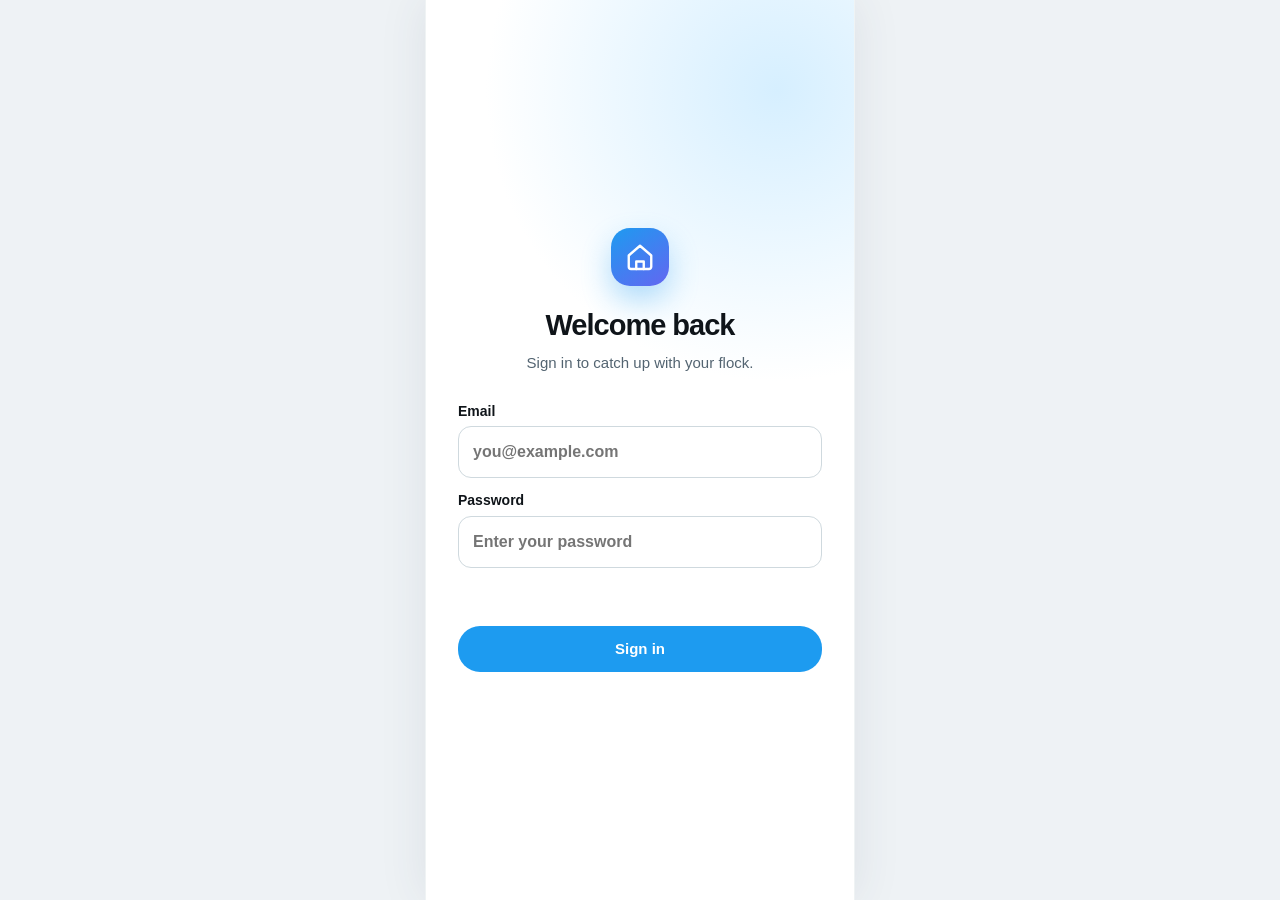
<file: index.html>
<!doctype html><html><head><meta charset="utf-8"><meta name="viewport" content="width=device-width,initial-scale=1"><title>Chirp — Home</title><link rel="stylesheet" href="style.css"></head><body><main class="page"><header class="top"><a href="profile.html" class="avatar">MC</a><span class="brand">chirp</span><button class="icon-btn" data-icon="mail" onclick="location.href='messages.html'"></button></header><nav class="tabs"><a class="active">For you</a><a href="explore.html">Following</a></nav><section class="composer"><div class="avatar">MC</div><div style="flex:1"><textarea id="new-post" placeholder="What’s happening?"></textarea><div class="composer-tools"><span>▧ ◌ ☺</span><button class="primary" onclick="publish()">Post</button></div></div></section><section id="feed"></section></main><button class="fab" data-icon="plus" onclick="document.querySelector('#new-post').focus()"></button><div id="modal" class="modal"></div><script src="data.js"></script><script src="app.js"></script><script>renderFeed();document.querySelectorAll('[data-icon]').forEach(x=>x.innerHTML=icon(x.dataset.icon));document.body.insertAdjacentHTML('beforeend',nav('home'));</script></body></html>
</file>
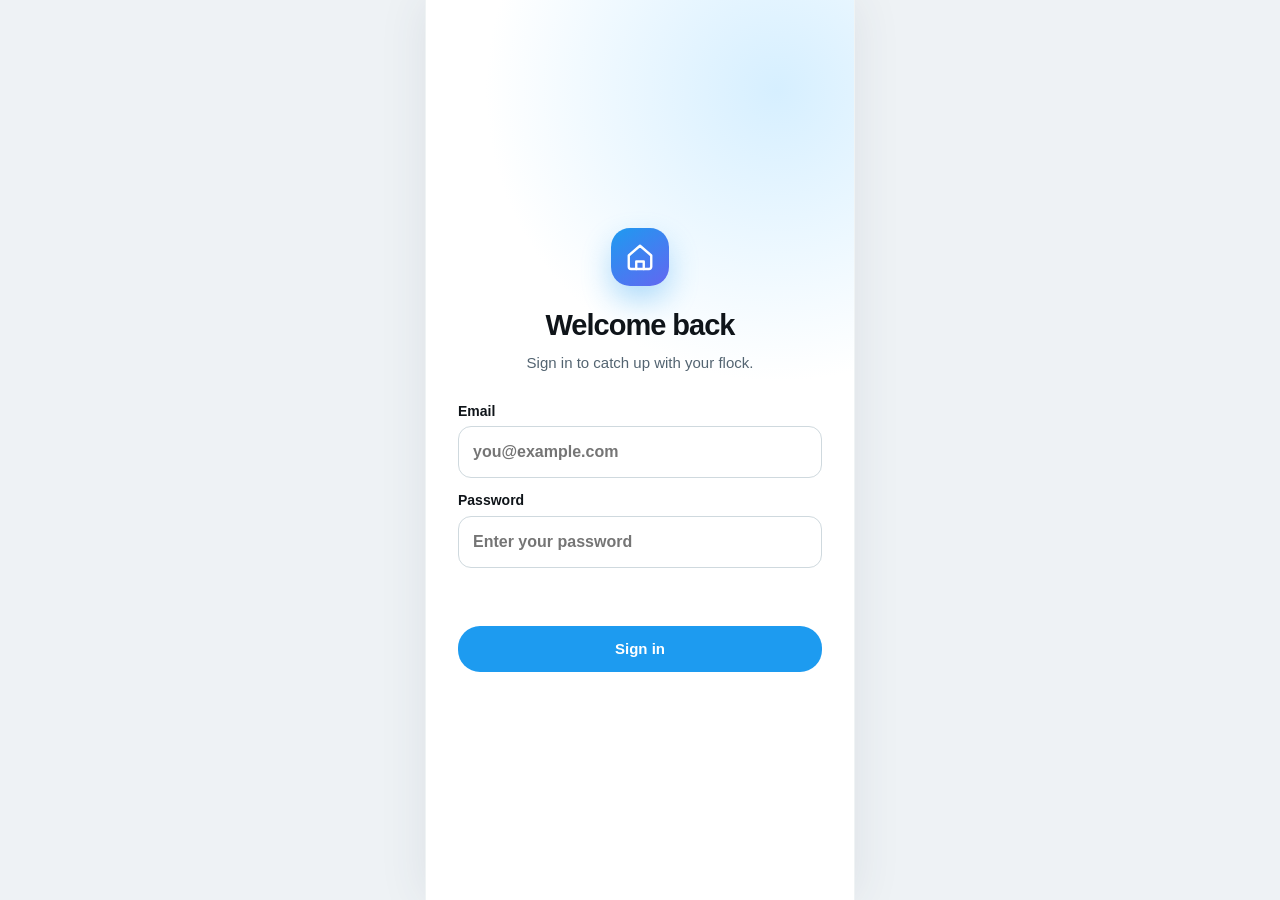
<file: chat.html>
<!doctype html><html><head><meta charset="utf-8"><meta name="viewport" content="width=device-width,initial-scale=1"><title>Chirp — Alex</title><link rel="stylesheet" href="style.css"></head><body><header class="top"><a href="messages.html" class="icon-btn" data-icon="back"></a><span class="brand">Alex Rivera</span><span></span></header><main id="chat" class="chat"><div style="text-align:center;padding:15px"><div class="avatar" style="margin:auto">AR</div><h3 style="margin-top:8px">Alex Rivera</h3><span class="subtle">@alexr</span><p class="subtle">Say hello. The internet loves it.</p></div><div class="bubble">Hey Maya! That feature looks amazing.</div><div class="bubble mine">Thank you! It finally survived staging.</div><div class="bubble">Haha, the true final boss. How did you build the interaction?</div></main><form class="chat-input" onsubmit="sendMessage(event)"><input id="message-text" placeholder="Start a message"><button class="primary">Send</button></form><script src="data.js"></script><script src="app.js"></script><script>document.querySelectorAll('[data-icon]').forEach(x=>x.innerHTML=icon(x.dataset.icon))</script></body></html>
</file>
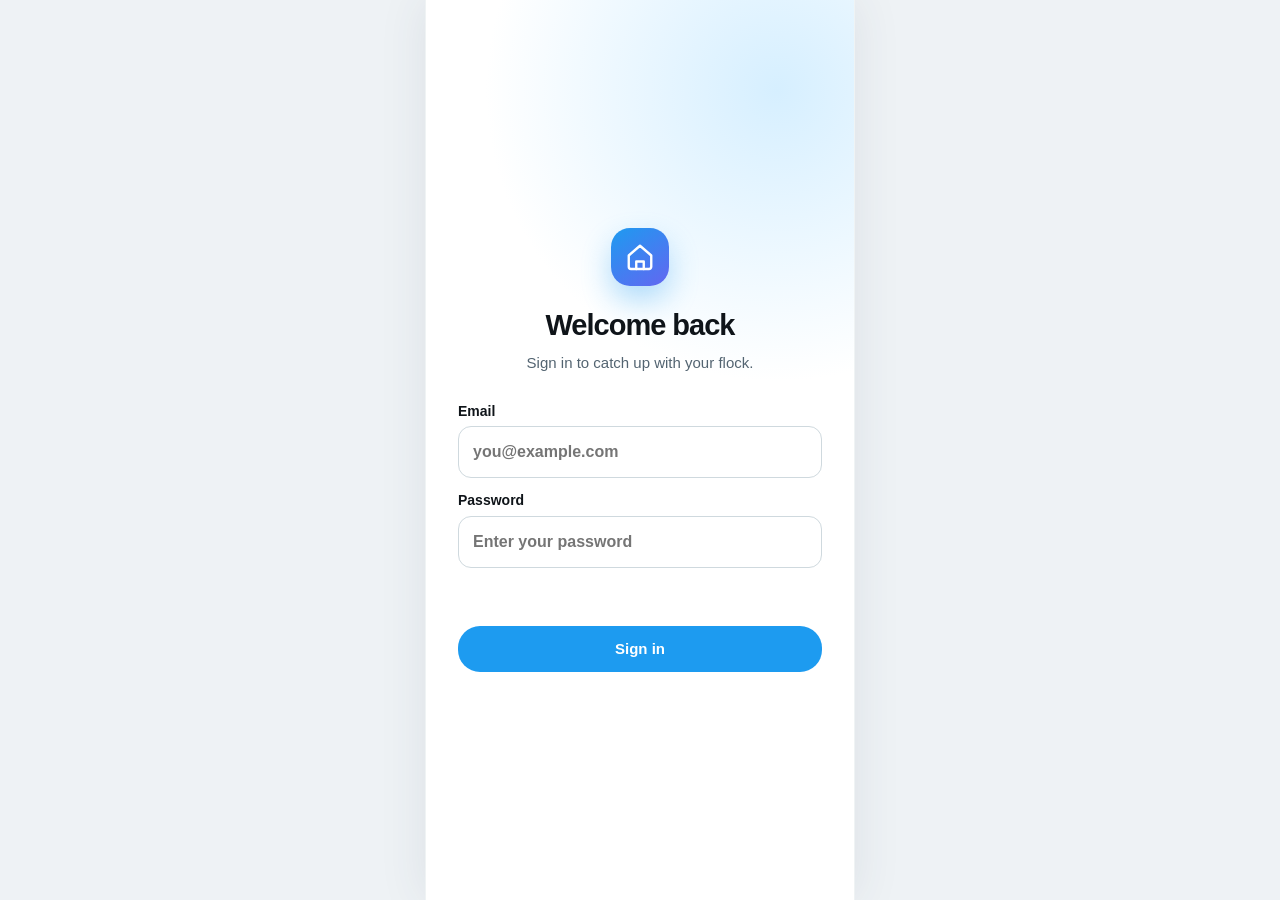
<file: explore.html>
<!doctype html><html><head><meta charset="utf-8"><meta name="viewport" content="width=device-width,initial-scale=1"><title>Chirp — Explore</title><link rel="stylesheet" href="style.css"></head><body><main class="page"><header class="top"><span class="brand">Explore</span><button class="icon-btn">•••</button></header><section class="section"><input class="search" placeholder="Search Chirp"></section><section class="section"><h2>Trending for you</h2><div class="card trend"><div><span class="subtle">Technology · Trending</span><strong>#JavaScript</strong><span class="subtle">48.3K posts</span></div><b>•••</b></div><div class="card trend"><div><span class="subtle">Design · Trending</span><strong>Dark mode</strong><span class="subtle">19.8K posts</span></div><b>•••</b></div><div class="card trend"><div><span class="subtle">Music · Trending</span><strong>Friday playlists</strong><span class="subtle">12.1K posts</span></div><b>•••</b></div></section><section class="section"><h2>Who to follow</h2><div class="user-row"><div class="avatar">SW</div><div class="meta"><b>Sam Wilson</b><div class="subtle">@samw</div></div><button class="outline" onclick="follow(this,'sam')">Follow</button></div><div class="user-row"><div class="avatar">JP</div><div class="meta"><b>Jamie Park</b><div class="subtle">@jamieparks</div></div><button class="outline" onclick="follow(this,'jamie')">Follow</button></div></section></main><script src="data.js"></script><script src="app.js"></script><script>document.body.insertAdjacentHTML('beforeend',nav('search'))</script></body></html>
</file>
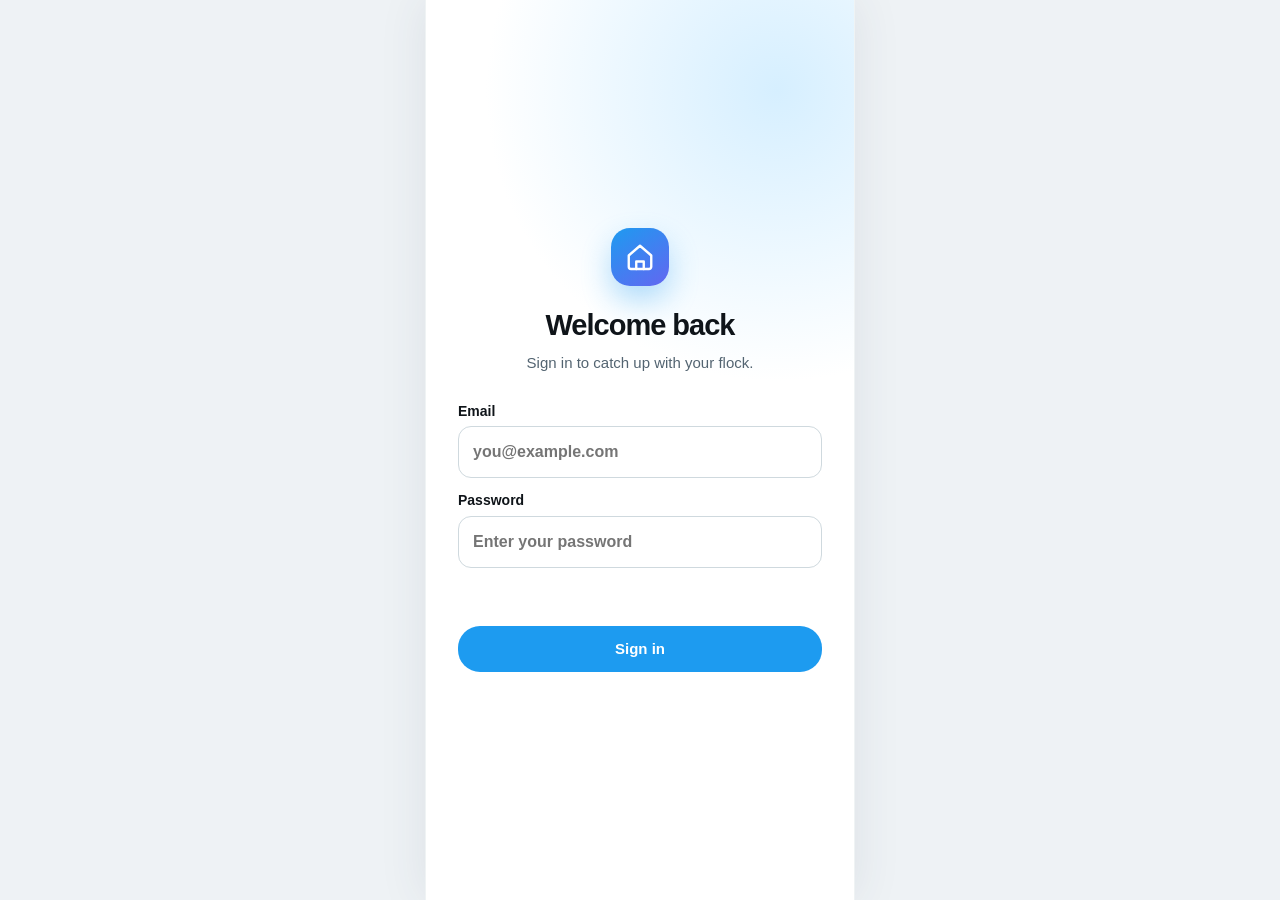
<file: login.html>
<!doctype html><html><head><meta charset="utf-8"><meta name="viewport" content="width=device-width,initial-scale=1"><title>Chirp — Sign in</title><link rel="stylesheet" href="style.css"></head><body><main class="login-page"><section class="login-card"><div class="login-mark" id="login-mark"></div><h1>Welcome back</h1><p>Sign in to catch up with your flock.</p><form class="login-form" onsubmit="login(event)"><label>Email<input id="email" type="email" autocomplete="email" placeholder="you@example.com" required></label><label>Password<input id="password" type="password" autocomplete="current-password" placeholder="Enter your password" required></label><p id="login-error" class="login-error" aria-live="polite"></p><button class="primary">Sign in</button></form></section></main><script src="data.js"></script><script src="app.js"></script><script>document.querySelector('#login-mark').innerHTML=icon('home')</script></body></html>
</file>
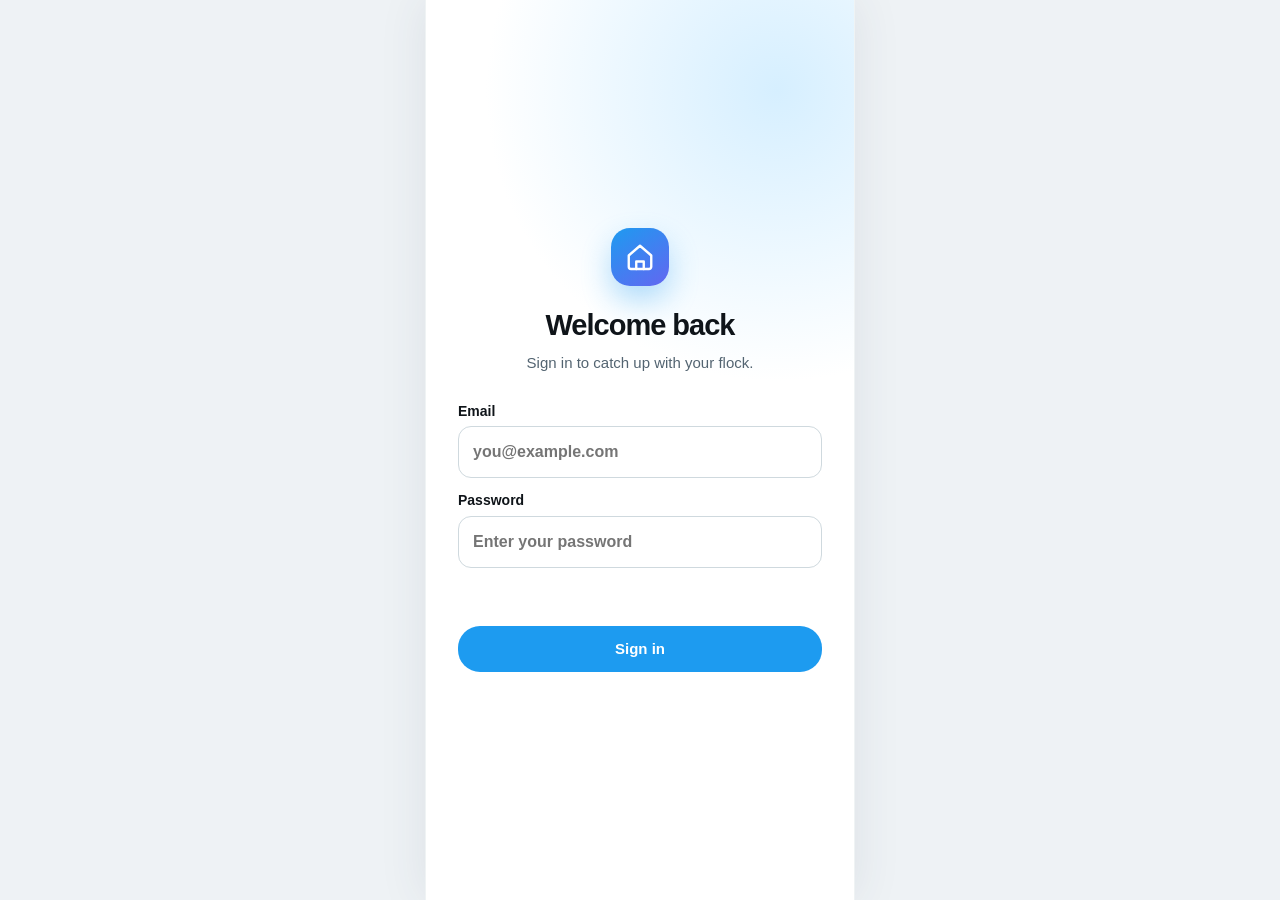
<file: messages.html>
<!doctype html><html><head><meta charset="utf-8"><meta name="viewport" content="width=device-width,initial-scale=1"><title>Chirp — Messages</title><link rel="stylesheet" href="style.css"></head><body><main class="page"><header class="top"><span class="brand">Messages</span><button class="icon-btn" data-icon="mail"></button></header><section class="section"><input class="search" placeholder="Search Direct Messages"></section><a class="message" href="chat.html"><div class="avatar">AR</div><div class="copy"><b>Alex Rivera <span class="subtle">@alexr · 4m</span> <span class="badge">1</span></b><p>That feature looks amazing. How did you...</p></div></a><a class="message" href="chat.html"><div class="avatar">JP</div><div class="copy"><b>Jamie Park <span class="subtle">@jamieparks · 1h</span></b><p>Sent you a photo</p></div></a><a class="message" href="chat.html"><div class="avatar">SW</div><div class="copy"><b>Sam Wilson <span class="subtle">@samw · Tue</span></b><p>Are we still on for coffee?</p></div></a></main><script src="data.js"></script><script src="app.js"></script><script>document.querySelectorAll('[data-icon]').forEach(x=>x.innerHTML=icon(x.dataset.icon));document.body.insertAdjacentHTML('beforeend',nav('message'))</script></body></html>
</file>
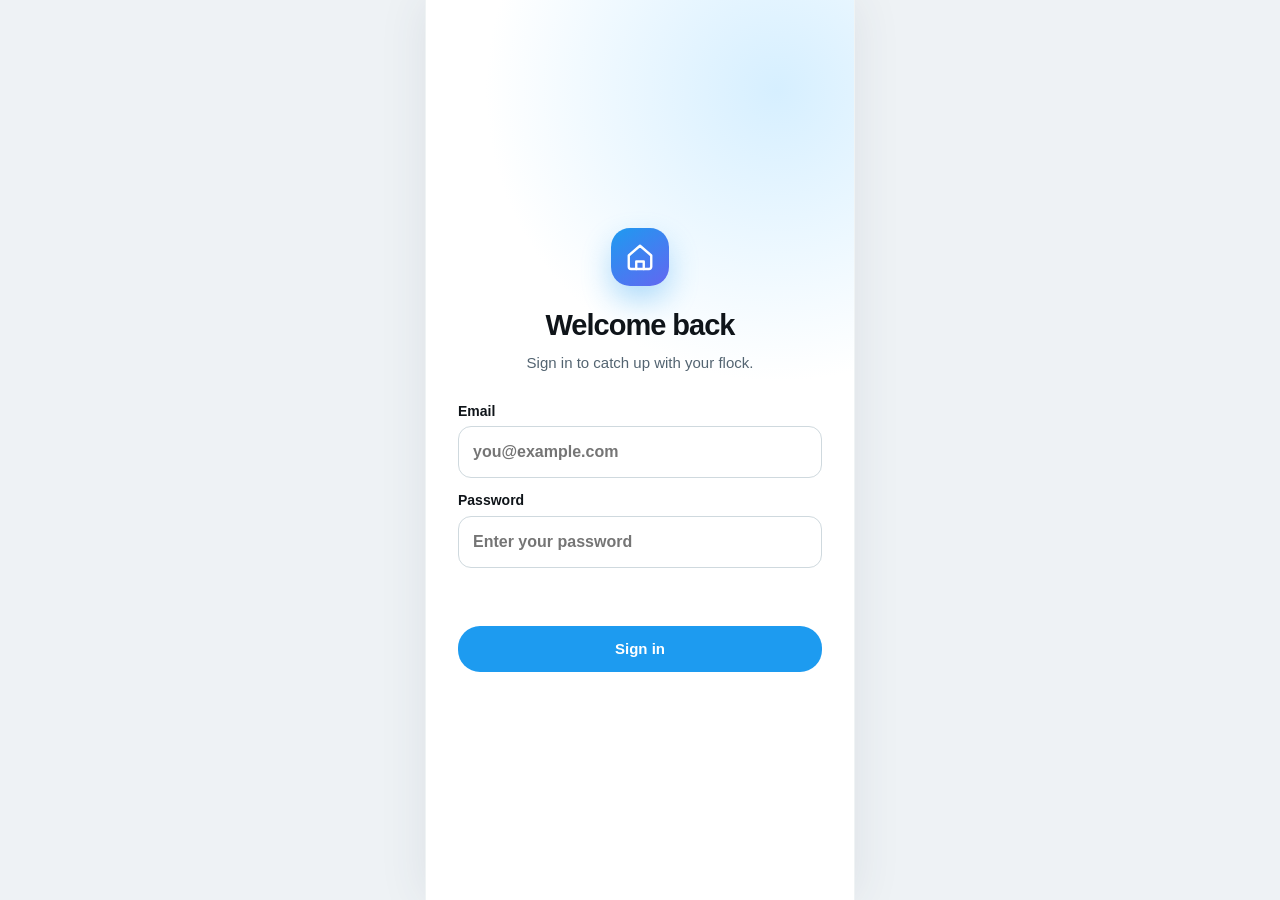
<file: notifications.html>
<!doctype html><html><head><meta charset="utf-8"><meta name="viewport" content="width=device-width,initial-scale=1"><title>Chirp — Notifications</title><link rel="stylesheet" href="style.css"></head><body><main class="page"><header class="top"><span class="brand">Notifications</span><button class="icon-btn">•••</button></header><nav class="tabs"><a class="active">All</a><a>Mentions</a></nav><section class="notice"><b style="color:#e0245e">♥</b><div class="copy"><div><b>Alex Rivera</b> and 2 others liked your post</div><p>Shipped the tiny feature that took three days...</p></div></section><section class="notice"><b style="color:var(--blue)">↩</b><div class="copy"><div><b>Jamie Park</b> replied to your post</div><p>Congrats!</p></div></section><section class="notice"><b style="color:var(--green)">↻</b><div class="copy"><div><b>Sam Wilson</b> reposted your post</div><p>Shipped the tiny feature that took three days...</p></div></section><section class="notice"><div class="avatar">SW</div><div class="copy"><div><b>Sam Wilson</b> followed you</div><p>@samw</p></div><button class="outline" onclick="follow(this,'sam')">Follow</button></section></main><script src="data.js"></script><script src="app.js"></script><script>document.body.insertAdjacentHTML('beforeend',nav('notice'))</script></body></html>
</file>
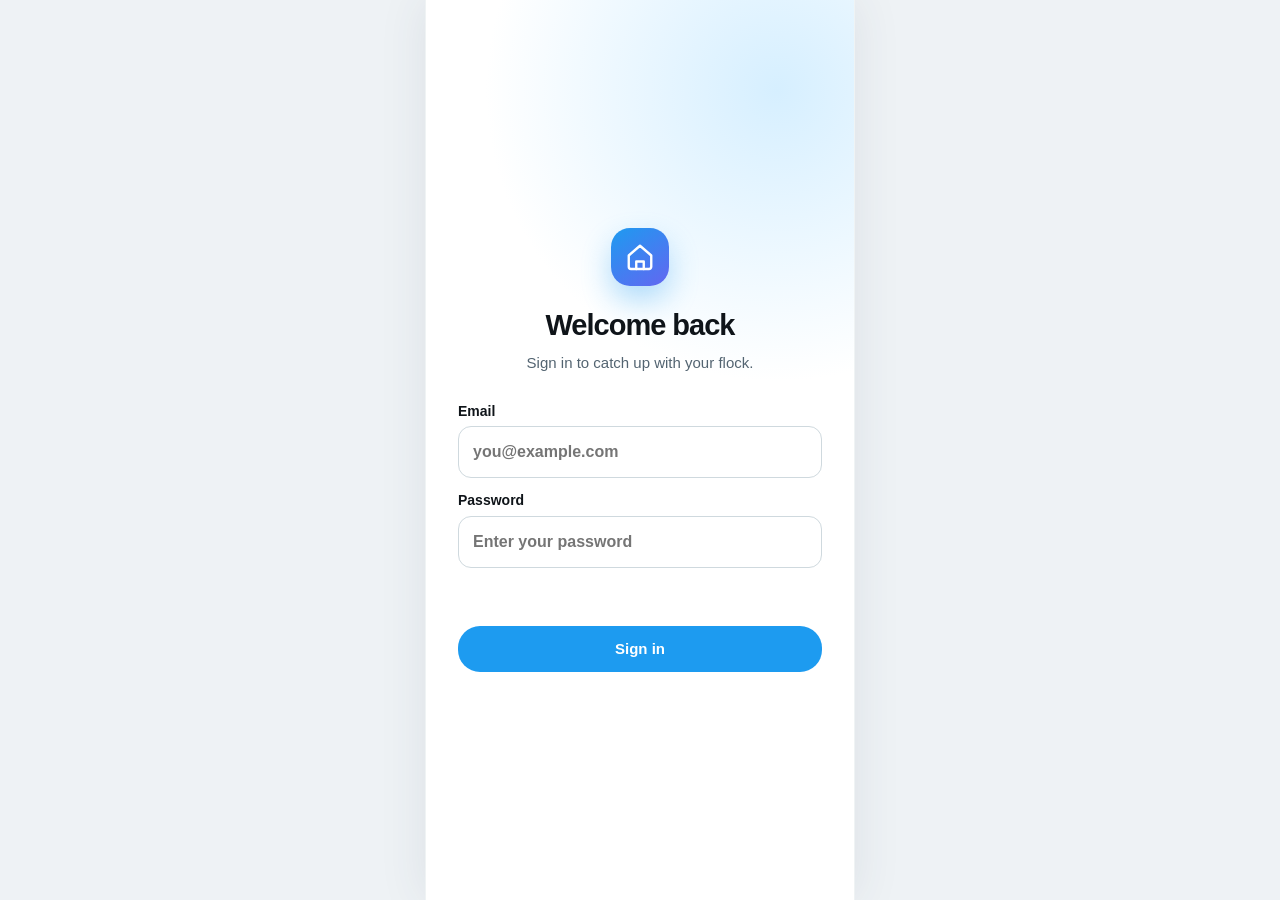
<file: profile.html>
<!doctype html><html><head><meta charset="utf-8"><meta name="viewport" content="width=device-width,initial-scale=1"><title>Chirp — Profile</title><link rel="stylesheet" href="style.css"></head><body><main class="page"><header class="top"><a href="index.html" class="icon-btn" data-icon="back"></a><span class="brand">Profile</span><button class="icon-btn" data-icon="more"></button></header><div class="profile-head"></div><section class="profile-info"><button class="outline">Edit profile</button><div class="avatar">MC</div><h2>Maya Chen</h2><div class="subtle">@mayacodes</div><p class="bio">Building small things with big feelings. JavaScript enthusiast.</p><p class="subtle">⌖ Chennai · ◷ Joined March 2024</p><div class="counts"><span><b>248</b> Following</span><span><b>1,042</b> Followers</span></div></section><nav class="tabs" style="top:58px"><a class="active">Posts</a><a>Replies</a><a>Likes</a></nav><section id="feed"></section></main><div id="modal" class="modal"></div><script src="data.js"></script><script src="app.js"></script><script>renderFeed();document.querySelectorAll('[data-icon]').forEach(x=>x.innerHTML=icon(x.dataset.icon));document.body.insertAdjacentHTML('beforeend',nav('home'));</script></body></html>
</file>
<file: style.css>
:root{--ink:#0f1419;--muted:#536471;--line:#eff3f4;--blue:#1d9bf0;--blue2:#0b7cc1;--soft:#f7f9f9;--green:#00ba7c;--red:#f4212e}*{box-sizing:border-box}html{background:#eef2f5;display:flex;justify-content:center}body{margin:0;background:#fff;color:var(--ink);font:15px/1.35 -apple-system,BlinkMacSystemFont,"Segoe UI",sans-serif;width:100%;max-width:430px;min-height:100vh;border-inline:1px solid var(--line);box-shadow:0 0 45px #30445418}a{color:inherit;text-decoration:none}button,input,textarea{font:inherit}button{border:0;cursor:pointer}.page{padding-bottom:72px}.top{height:58px;display:flex;align-items:center;justify-content:space-between;padding:0 16px;border-bottom:1px solid var(--line);position:sticky;top:0;background:#fffd;backdrop-filter:blur(10px);z-index:4}.brand{font-weight:850;font-size:20px;letter-spacing:-1px;color:var(--blue)}.avatar{width:38px;height:38px;border-radius:50%;background:linear-gradient(135deg,#ff9a61,#8e4bff);color:#fff;display:grid;place-items:center;font-weight:700}.icon-btn{background:transparent;padding:8px;color:var(--ink);display:inline-grid;place-items:center}.ico{width:21px;height:21px;display:block;fill:none;stroke:currentColor;stroke-width:1.9;stroke-linecap:round;stroke-linejoin:round}.tabs{display:flex;border-bottom:1px solid var(--line);position:sticky;top:58px;background:#fffd;z-index:3}.tabs a{flex:1;text-align:center;padding:15px 0 12px;font-weight:600;color:var(--muted)}.tabs a.active{color:var(--ink);border-bottom:3px solid var(--blue)}.composer{display:flex;gap:11px;padding:14px 16px;border-bottom:8px solid var(--soft)}.composer textarea{border:0;resize:none;outline:0;flex:1;min-height:53px;font-size:17px;padding-top:8px}.composer-tools{display:flex;justify-content:space-between;align-items:center;margin-left:49px}.composer-tools span{color:var(--blue);font-size:20px;letter-spacing:7px}.primary{background:var(--blue);color:#fff;border-radius:22px;padding:9px 18px;font-weight:700}.primary:disabled{opacity:.5}.post{padding:12px 16px;border-bottom:1px solid var(--line);display:flex;gap:11px}.post-body{min-width:0;flex:1}.post-head{display:flex;gap:5px;align-items:center;white-space:nowrap}.name{font-weight:750;overflow:hidden;text-overflow:ellipsis}.handle,.time,.subtle{color:var(--muted)}.post-text{margin:3px 0 10px;white-space:pre-wrap;font-size:15.5px}.media{height:180px;border-radius:15px;background:linear-gradient(135deg,#bbdef8,#6f95d6 45%,#343a62);display:grid;place-items:center;color:#fff;font-size:46px;overflow:hidden}.media.sunset{background:linear-gradient(145deg,#f58f79,#d95580 45%,#543574)}.media.city{background:linear-gradient(145deg,#7db9e8,#36466d 55%,#171c32)}.actions{display:flex;justify-content:space-between;color:var(--muted);margin-top:9px}.actions button{background:transparent;color:inherit;font-size:13px;padding:3px;display:flex;align-items:center;gap:5px}.actions .ico{width:18px;height:18px}.actions button.liked{color:#e0245e}.actions button.reposted{color:var(--green)}.bottom{position:fixed;left:50%;bottom:0;transform:translateX(-50%);width:min(100%,430px);height:64px;background:#fffe;border-top:1px solid var(--line);display:flex;justify-content:space-around;align-items:center;z-index:9;backdrop-filter:blur(10px)}.bottom a{padding:12px;display:grid;place-items:center}.bottom a.active{color:var(--blue)}.bottom .ico{width:23px;height:23px}.fab{position:fixed;right:max(18px,calc((100vw - 430px)/2 + 18px));bottom:82px;width:54px;height:54px;border-radius:50%;background:var(--blue);color:white;font-size:27px;box-shadow:0 4px 12px #0003}.section{padding:14px 16px;border-bottom:8px solid var(--soft)}h2{font-size:20px;margin:3px 0 13px}h3{font-size:17px;margin:0}.search{background:#eff3f4;border:0;border-radius:22px;padding:11px 15px;width:100%;outline-color:var(--blue)}.card{padding:13px 0;border-bottom:1px solid var(--line)}.trend{display:flex;justify-content:space-between}.trend strong{display:block;margin:2px 0}.notice{display:flex;gap:12px;padding:14px 16px;border-bottom:1px solid var(--line)}.notice .copy{flex:1}.notice p{margin:2px 0;color:var(--muted);font-size:14px}.user-row{display:flex;gap:10px;align-items:center;padding:11px 16px}.user-row .meta{flex:1}.outline{background:white;border:1px solid #cfd9de;border-radius:20px;padding:7px 15px;font-weight:700}.outline.following{background:var(--ink);color:#fff;border-color:var(--ink)}.message{display:flex;gap:10px;padding:14px 16px;border-bottom:1px solid var(--line)}.message .copy{min-width:0;flex:1}.message p{margin:3px 0;white-space:nowrap;overflow:hidden;text-overflow:ellipsis}.badge{display:inline-grid;place-items:center;background:var(--blue);color:#fff;width:17px;height:17px;border-radius:50%;font-size:11px}.chat{min-height:calc(100vh - 125px);padding:12px 16px}.bubble{max-width:78%;padding:10px 13px;border-radius:18px;background:#eff3f4;margin:8px 0}.bubble.mine{background:var(--blue);color:#fff;margin-left:auto}.chat-input{position:fixed;left:50%;bottom:64px;transform:translateX(-50%);max-width:430px;width:100%;padding:9px 12px;background:white;border-top:1px solid var(--line);display:flex;gap:8px}.chat-input input{flex:1;border:1px solid #cfd9de;border-radius:20px;padding:9px 13px;outline-color:var(--blue)}.profile-head{height:132px;background:linear-gradient(130deg,#4b76b7,#c4e3f4);position:relative}.profile-info{padding:0 16px 13px;border-bottom:1px solid var(--line)}.profile-info .avatar{width:78px;height:78px;font-size:25px;border:4px solid white;margin-top:-39px}.profile-info .outline{float:right;margin-top:10px}.profile-info h2{margin:10px 0 0}.bio{margin:8px 0}.counts{display:flex;gap:15px;color:var(--muted)}.counts b{color:var(--ink)}.modal{position:fixed;inset:0;background:#0008;z-index:20;display:none;align-items:center;justify-content:center;padding:18px}.modal.open{display:flex}.sheet{background:#fff;width:100%;max-width:394px;border-radius:22px;padding:18px;max-height:72vh;overflow:auto;box-shadow:0 18px 60px #0005}.sheet h2{display:flex;justify-content:space-between}.comment{padding:10px 0;border-bottom:1px solid var(--line)}.comment p{margin:3px 0}.muted{color:var(--muted)}
.login-page{min-height:100vh;display:grid;place-items:center;padding:24px;background:radial-gradient(circle at 82% 10%,#d6efff,transparent 33%),#fff}.login-card{width:100%;padding:18px 8px}.login-mark{width:58px;height:58px;border-radius:19px;background:linear-gradient(145deg,#1d9bf0,#6366f1);display:grid;place-items:center;margin:0 auto 20px;color:#fff;box-shadow:0 14px 30px #1d9bf055}.login-mark .ico{width:30px;height:30px}.login-card h1{text-align:center;font-size:29px;letter-spacing:-1px;margin:0}.login-card>p{text-align:center;color:var(--muted);margin:8px 0 28px}.login-form{display:grid;gap:13px}.login-form label{font-weight:700;font-size:14px}.login-form input{width:100%;margin-top:6px;border:1px solid #cfd9de;border-radius:13px;padding:14px;outline-color:var(--blue);font-size:16px}.login-form button{margin-top:8px;width:100%;padding:13px}.login-error{min-height:20px;color:#d92d20;text-align:center;font-size:14px;margin:2px 0}.login-note{text-align:center;color:var(--muted);font-size:13px;margin-top:22px}
.reply-form{position:static;transform:none;display:flex;gap:8px;width:100%;padding-top:14px;border-top:1px solid var(--line);margin-top:8px}.reply-form input{min-width:0;flex:1;border:1px solid #cfd9de;border-radius:20px;padding:9px 13px;outline-color:var(--blue)}.reply-form .primary{padding:9px 14px}
</file>
